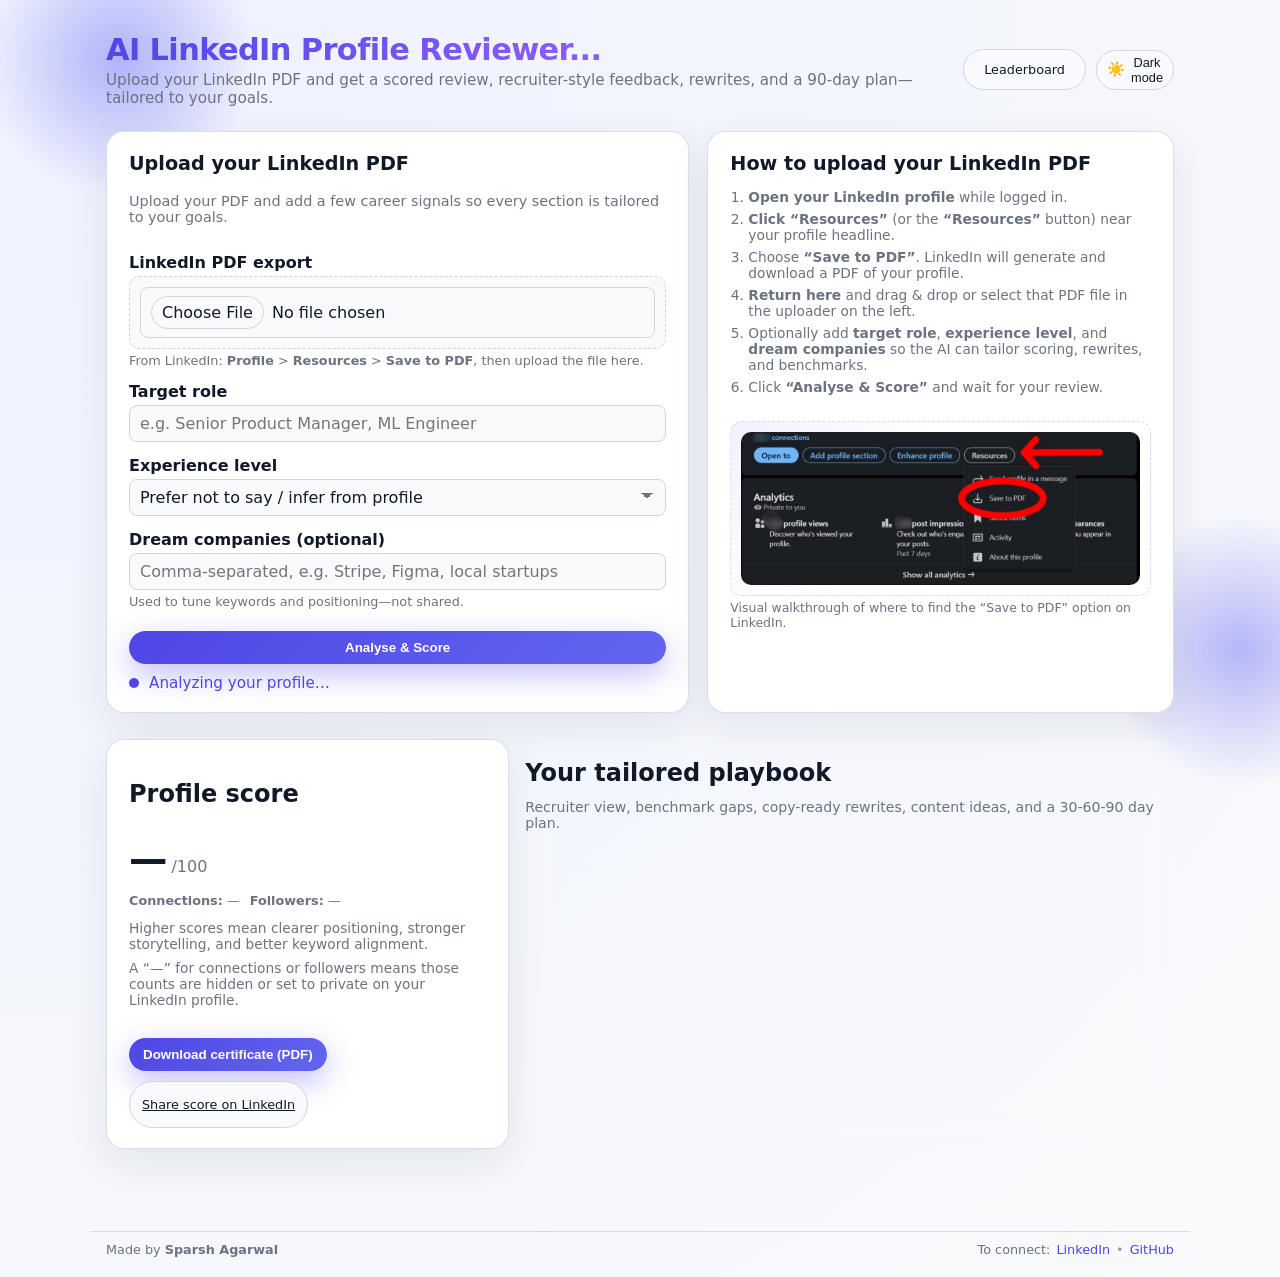
<file: templates/index.html>
<!doctype html>
<html lang="en">
  <head>
    <meta charset="utf-8" />
    <meta name="viewport" content="width=device-width, initial-scale=1" />
    <title>LinkedIn Profile Reviewer</title>
    <link rel="stylesheet" href="/static/styles.css" />
  </head>
  <body>
    <div id="introLoader" class="intro-loader" aria-hidden="true">
      <div class="loader-content">
        <div class="loader-logo">
          <span class="pulse-dot"></span>
          <span class="pulse-ring"></span>
        </div>
        <p>Loading AI LinkedIn Profile …</p>
      </div>
    </div>

    <div class="background-orbs" aria-hidden="true">
      <div class="orb orb-one"></div>
      <div class="orb orb-two"></div>
      <div class="orb orb-three"></div>
    </div>

    <main class="container">
      <header class="header">
        <div class="header-left">
          <h1>AI LinkedIn Profile Reviewer...</h1>
          <p class="subtitle">
            Upload your LinkedIn PDF and get a scored review, recruiter-style feedback, rewrites, and a 90-day plan—tailored to your goals.
          </p>
        </div>
        <div class="header-right" style="display: flex; gap: 10px;">
          <a href="/leaderboard" class="ghost-btn ghost-btn-pill" style="text-decoration: none; padding: 12px 20px;">
            <span class="theme-label">Leaderboard</span>
          </a>
          <button
            type="button"
            id="themeToggle"
            class="ghost-btn ghost-btn-pill"
            aria-label="Toggle dark mode"
          >
            <span class="theme-icon" aria-hidden="true">🌙</span>
            <span class="theme-label">Dark mode</span>
          </button>
        </div>
      </header>

      <section class="layout-grid">
        <section class="card upload-card">
          <h2 class="card-title">Upload your LinkedIn PDF</h2>
          <p class="card-subtitle">
            Upload your PDF and add a few career signals so every section is tailored to your goals.
          </p>

          <form id="uploadForm" class="upload-form">
            <div class="field">
              <label for="pdf">LinkedIn PDF export</label>
              <div class="file-drop">
                <input
                  type="file"
                  id="pdf"
                  name="pdf"
                  accept="application/pdf"
                  required
                />
              </div>
              <p class="field-help">
                From LinkedIn: <strong>Profile</strong> &gt; <strong>Resources</strong> &gt;
                <strong>Save to PDF</strong>, then upload the file here.
              </p>
            </div>

            <div class="field">
              <label for="target_role">Target role</label>
              <input
                type="text"
                id="target_role"
                name="target_role"
                placeholder="e.g. Senior Product Manager, ML Engineer"
                autocomplete="off"
              />
            </div>

            <div class="field">
              <label for="experience_level">Experience level</label>
              <select id="experience_level" name="experience_level">
                <option value="">Prefer not to say / infer from profile</option>
                <option value="Entry / early career">Entry / early career</option>
                <option value="Mid-level">Mid-level</option>
                <option value="Senior">Senior</option>
                <option value="Lead / Staff / Principal">Lead / Staff / Principal</option>
                <option value="Executive / C-level">Executive / C-level</option>
              </select>
            </div>

            <div class="field">
              <label for="dream_companies">Dream companies (optional)</label>
              <input
                type="text"
                id="dream_companies"
                name="dream_companies"
                placeholder="Comma-separated, e.g. Stripe, Figma, local startups"
                autocomplete="off"
              />
              <p class="field-help">Used to tune keywords and positioning—not shared.</p>
            </div>

            <button type="submit" class="primary-btn primary-btn-full">
              Analyse &amp; Score
            </button>

            <div id="loading" class="loading loading-block" hidden aria-live="polite">
              <span class="loading-dot" aria-hidden="true"></span>
              <span id="loadingText" class="loading-text">Analyzing your profile…</span>
            </div>

            <div id="errorBox" class="error-box" hidden></div>
          </form>
        </section>

        <aside class="card steps-card">
          <h2 class="card-title">How to upload your LinkedIn PDF</h2>
          <ol class="steps-list">
            <li><strong>Open your LinkedIn profile</strong> while logged in.</li>
            <li>
              <strong>Click “Resources”</strong> (or the <strong>“Resources”</strong> button)
              near your profile headline.
            </li>
            <li>
              Choose <strong>“Save to PDF”</strong>. LinkedIn will generate and
              download a PDF of your profile.
            </li>
            <li>
              <strong>Return here</strong> and drag &amp; drop or select that PDF file
              in the uploader on the left.
            </li>
            <li>
              Optionally add <strong>target role</strong>, <strong>experience level</strong>, and
              <strong>dream companies</strong> so the AI can tailor scoring, rewrites, and benchmarks.
            </li>
            <li>Click <strong>“Analyse &amp; Score”</strong> and wait for your review.</li>
          </ol>
          <figure class="steps-figure">
            <div class="steps-image-placeholder">
              <img src="/static/steps.jpg" alt="LinkedIn Save to PDF steps screenshot" loading="lazy" />
            </div>
            <figcaption class="steps-caption">
              Visual walkthrough of where to find the “Save to PDF” option on LinkedIn.
            </figcaption>
          </figure>
        </aside>
      </section>

      <section id="result" class="result-grid" hidden>
        <section class="card score-card">
          <h2>Profile score</h2>
          <div id="scoreBox">
            <span id="score" class="score-value">—</span>
            <span class="score-total">/100</span>
          </div>
          <div id="scoreBreakdown" class="score-breakdown" hidden></div>
          <div id="hireProbBanner" class="hire-prob-banner" hidden></div>
          <div id="profileStats" class="profile-stats" hidden>
            <span class="profile-stat">
              <strong>Connections:</strong>
              <span id="connectionsCount">—</span>
            </span>
            <span class="profile-stat">
              <strong>Followers:</strong>
              <span id="followersCount">—</span>
            </span>
          </div>
          <p class="score-note">
            Higher scores mean clearer positioning, stronger storytelling, and better keyword alignment.
          </p>
          <p class="score-note">
            A “—” for connections or followers means those counts are hidden or set to private on your LinkedIn profile.
          </p>
          <div id="scoreActions" class="score-actions" hidden>
            <button
              type="button"
              id="downloadCertificateBtn"
              class="primary-btn"
            >
              Download certificate (PDF)
            </button>
            <a
              id="shareLinkedInLink"
              class="ghost-btn share-btn"
              href="#"
              target="_blank"
              rel="noopener noreferrer"
              style="padding: 15px 12px;"
            >
              Share score on LinkedIn
            </a>
          </div>
        </section>

        <section class="card suggestions-card">
          <h2>Your tailored playbook</h2>
          <p class="card-subtitle suggestions-lead">
            Recruiter view, benchmark gaps, copy-ready rewrites, content ideas, and a 30-60-90 day plan.
          </p>
          <div id="suggestions"></div>
        </section>
      </section>
    </main>

    <footer class="site-footer">
      <div class="footer-inner">
        <span class="footer-text">Made by <strong>Sparsh Agarwal</strong></span>
        <span class="footer-links">
          <span>To connect:</span>
          <a href="https://www.linkedin.com/in/sparshagarwal0411/" target="_blank" rel="noopener noreferrer"
            >LinkedIn</a
          >
          <span class="footer-separator">•</span>
          <a href="https://github.com/sparshagarwal0411/" target="_blank" rel="noopener noreferrer">GitHub</a>
        </span>
      </div>
    </footer>

    <button id="backToTopBtn" class="back-to-top" type="button" aria-label="Back to top">
      ↑ Top
    </button>

    <script src="/static/app.js"></script>
  </body>
</html>
</file>
<file: static/styles.css>
*,
*::before,
*::after {
  box-sizing: border-box;
}

:root {
  --bg: radial-gradient(circle at top left, #eef2ff, #f9fafb);
  --bg-elevated: #ffffff;
  --bg-muted: #f9fafb;
  --border-soft: rgba(148, 163, 184, 0.35);
  --border-strong: #d1d5db;
  --text-main: #111827;
  --text-subtle: #6b7280;
  --accent: #4f46e5;
  --accent-soft: #eef2ff;
  --accent-soft-border: #c7d2fe;
  --accent-pill: #4338ca;
  --error-bg: #fef2f2;
  --error-border: #fecaca;
  --error-text: #b91c1c;
  --shadow-soft: 0 14px 40px rgba(15, 23, 42, 0.08);
  --shadow-strong: 0 16px 40px rgba(79, 70, 229, 0.4);
  --shadow-pill: 0 10px 30px rgba(79, 70, 229, 0.35);
}

.dark-theme {
  --bg: radial-gradient(circle at top left, #020617, #020617 30%, #020617 60%, #020617);
  --bg-elevated: #020617;
  --bg-muted: #020617;
  --border-soft: rgba(51, 65, 85, 0.8);
  --border-strong: #334155;
  --text-main: #e5e7eb;
  --text-subtle: #9ca3af;
  --accent: #6366f1;
  --accent-soft: rgba(79, 70, 229, 0.12);
  --accent-soft-border: rgba(129, 140, 248, 0.9);
  --accent-pill: #c7d2fe;
  --error-bg: rgba(248, 113, 113, 0.12);
  --error-border: #fecaca;
  --error-text: #fecaca;
  --shadow-soft: 0 22px 60px rgba(15, 23, 42, 0.9);
  --shadow-strong: 0 20px 60px rgba(79, 70, 229, 0.7);
  --shadow-pill: 0 10px 30px rgba(79, 70, 229, 0.6);
  color-scheme: dark;
}

body {
  margin: 0;
  font-family: system-ui, -apple-system, BlinkMacSystemFont, "Segoe UI", sans-serif;
  background: var(--bg);
  color: var(--text-main);
  transition: background 0.3s ease, color 0.3s ease;
  min-height: 100vh;
  position: relative;
  overflow-x: hidden;
}

.background-orbs {
  position: fixed;
  inset: 0;
  overflow: hidden;
  pointer-events: none;
  z-index: -1;
}

.orb {
  position: absolute;
  width: 320px;
  height: 320px;
  border-radius: 50%;
  background: radial-gradient(circle, rgba(99, 102, 241, 0.45), transparent 60%);
  filter: blur(0px);
  animation: floatOrb 16s ease-in-out infinite;
}

.orb-one {
  top: -100px;
  left: -40px;
}

.orb-two {
  bottom: 10vh;
  right: -120px;
  animation-delay: 3s;
}

.orb-three {
  top: 30vh;
  right: 25vw;
  animation-delay: 6s;
  width: 200px;
  height: 200px;
  background: radial-gradient(circle, rgba(34, 197, 94, 0.45), transparent 60%);
}

.intro-loader {
  position: fixed;
  inset: 0;
  background: #0b1120;
  color: #e2e8f0;
  display: flex;
  align-items: center;
  justify-content: center;
  z-index: 9999;
  animation: fadeOut 0.8s ease forwards;
  animation-delay: 1.8s;
}

.intro-loader.hidden {
  display: none;
}

.loader-content {
  text-align: center;
  display: flex;
  flex-direction: column;
  align-items: center;
  gap: 16px;
  font-size: 1rem;
  letter-spacing: 0.03em;
}

.loader-logo {
  width: 90px;
  height: 90px;
  border-radius: 50%;
  position: relative;
  background: rgba(99, 102, 241, 0.15);
  display: flex;
  align-items: center;
  justify-content: center;
}

.pulse-dot,
.pulse-ring {
  position: absolute;
  border-radius: 50%;
}

.pulse-dot {
  width: 12px;
  height: 12px;
  background: #a5b4fc;
  animation: pulseDot 2s ease infinite;
}

.pulse-ring {
  width: 40px;
  height: 40px;
  border: 1px solid rgba(129, 140, 248, 0.8);
  animation: pulseRing 2s ease infinite;
  animation-delay: 0.2s;
}

.container {
  max-width: 1100px;
  margin: 32px auto;
  padding: 0 16px 36px;
}

.header {
  display: flex;
  justify-content: space-between;
  align-items: center;
  gap: 16px;
  margin-bottom: 24px;
}

.header-left {
  display: flex;
  flex-direction: column;
  gap: 4px;
}

.header-right {
  display: flex;
  align-items: center;
}

.site-footer {
  margin-top: 24px;
  padding: 14px 16px 20px;
  font-size: 0.8rem;
  color: var(--text-subtle);
}

.back-to-top {
  position: fixed;
  right: 18px;
  bottom: 18px;
  border: none;
  border-radius: 999px;
  padding: 10px 14px;
  font-weight: 600;
  color: #fff;
  background: linear-gradient(135deg, #4f46e5, #7c3aed);
  box-shadow: 0 8px 26px rgba(79, 70, 229, 0.4);
  cursor: pointer;
  opacity: 0;
  visibility: hidden;
  transform: translateY(8px);
  transition: opacity 0.2s ease, visibility 0.2s ease, transform 0.2s ease;
  z-index: 20;
}

.back-to-top.show {
  opacity: 1;
  visibility: visible;
  transform: translateY(0);
}

.footer-inner {
  max-width: 1100px;
  margin: 0 auto;
  padding: 0 16px;
  display: flex;
  flex-wrap: wrap;
  justify-content: space-between;
  gap: 8px;
  border-top: 1px solid var(--border-soft);
  padding-top: 10px;
}

.footer-links {
  display: flex;
  flex-wrap: wrap;
  gap: 6px;
  align-items: center;
}

.footer-links a {
  color: var(--accent);
  text-decoration: none;
}

.footer-links a:hover {
  text-decoration: underline;
}

.footer-separator {
  opacity: 0.7;
}

h1 {
  margin: 0;
  font-size: 1.9rem;
  letter-spacing: -0.02em;
  background: linear-gradient(120deg, #4f46e5, #8b5cf6 55%, #0ea5e9);
  -webkit-background-clip: text;
  background-clip: text;
  color: transparent;
}

.subtitle {
  margin: 0;
  color: var(--text-subtle);
  font-size: 0.95rem;
}

.layout-grid {
  display: grid;
  grid-template-columns: minmax(0, 1.25fr) minmax(0, 1fr);
  gap: 18px;
  align-items: stretch;
}

.card {
  background: var(--bg-elevated);
  border-radius: 18px;
  padding: 20px 22px;
  box-shadow: var(--shadow-soft);
  border: 1px solid var(--border-soft);
  backdrop-filter: blur(12px);
  transition: transform 0.18s ease, box-shadow 0.2s ease, border-color 0.2s ease;
}

.card:hover {
  transform: translateY(-2px);
  border-color: rgba(99, 102, 241, 0.35);
  box-shadow: 0 16px 38px rgba(30, 41, 59, 0.16);
}

.upload-card {
  display: flex;
  flex-direction: column;
  gap: 14px;
}

.card-title {
  margin: 0 0 4px;
  font-size: 1.2rem;
}

.card-subtitle {
  margin: 0 0 10px;
  font-size: 0.9rem;
  color: var(--text-subtle);
}

.upload-form {
  margin-top: 4px;
}

.field {
  margin-bottom: 14px;
}

label {
  display: block;
  font-weight: 600;
  margin-bottom: 4px;
}

.file-drop {
  padding: 10px;
  border-radius: 10px;
  border: 1px dashed var(--border-strong);
  background: var(--bg-muted);
  transition: border-color 0.15s ease, background-color 0.15s ease, transform 0.1s ease;
}

.file-drop.drag-over {
  border-color: var(--accent);
  background: var(--accent-soft);
  transform: scale(1.01);
}

input[type="file"],
input[type="text"],
select,
textarea {
  width: 100%;
  font: inherit;
  padding: 8px 10px;
  border-radius: 8px;
  border: 1px solid var(--border-strong);
  background: var(--bg-muted);
  color: var(--text-main);
}

select {
  appearance: none;
  -webkit-appearance: none;
  -moz-appearance: none;
  cursor: pointer;
  padding-right: 36px;
  background-image:
    linear-gradient(45deg, transparent 50%, var(--text-subtle) 50%),
    linear-gradient(135deg, var(--text-subtle) 50%, transparent 50%);
  background-position:
    calc(100% - 18px) calc(50% - 2px),
    calc(100% - 12px) calc(50% - 2px);
  background-size: 6px 6px, 6px 6px;
  background-repeat: no-repeat;
}

select option {
  color: #111827;
  background: #ffffff;
}

.dark-theme select option {
  color: #e5e7eb;
  background: #0f172a;
}

textarea {
  resize: vertical;
  min-height: 120px;
  line-height: 1.4;
}

input[type="file"]::file-selector-button {
  font: inherit;
  padding: 6px 10px;
  margin-right: 8px;
  border-radius: 999px;
  border: 1px solid var(--border-strong);
  background: transparent;
  color: var(--text-main);
  cursor: pointer;
}

input[type="file"]:focus,
input[type="text"]:focus,
select:focus,
textarea:focus {
  outline: 2px solid var(--accent);
  outline-offset: 1px;
  border-color: var(--accent);
  background: #0206170d;
}

.field-help {
  margin: 4px 0 0;
  font-size: 0.8rem;
  color: var(--text-subtle);
}

.primary-btn {
  margin-top: 8px;
  padding: 9px 16px;
  border-radius: 999px;
  border: none;
  background: linear-gradient(135deg, #4f46e5, #6366f1, #8b5cf6);
  background-size: 200% 200%;
  color: #ffffff;
  font-weight: 600;
  cursor: pointer;
  box-shadow: var(--shadow-pill);
  transition: transform 0.08s ease-out, box-shadow 0.08s ease-out, filter 0.1s ease-out;
  animation: sheen 5s linear infinite;
}

.primary-btn-full {
  width: 100%;
  justify-content: center;
}

.primary-btn:hover {
  transform: translateY(-1px);
  box-shadow: var(--shadow-strong);
  filter: brightness(1.03);
}

.primary-btn:active {
  transform: translateY(0);
  box-shadow: 0 8px 20px rgba(79, 70, 229, 0.35);
}

.primary-btn:disabled {
  cursor: not-allowed;
  opacity: 0.72;
  filter: grayscale(0.1);
  box-shadow: none;
}

.loading {
  margin-top: 10px;
  font-size: 0.95rem;
  color: var(--accent);
}

.loading-block {
  display: flex;
  align-items: center;
  gap: 10px;
}

.loading-dot {
  width: 10px;
  height: 10px;
  border-radius: 50%;
  background: var(--accent);
  animation: pulseDot 1.4s ease infinite;
}

.loading-text {
  flex: 1;
}

.result-grid {
  margin-top: 26px;
  display: grid;
  grid-template-columns: minmax(0, 1.15fr) minmax(0, 1.85fr);
  gap: 16px;
  scroll-margin-top: 14px;
}

.score-card {
  display: flex;
  flex-direction: column;
  gap: 8px;
}

@media (min-width: 1024px) {
  .score-card {
    position: sticky;
    top: 14px;
    align-self: start;
  }
}

.card-header-row {
  display: flex;
  align-items: center;
  justify-content: space-between;
  gap: 12px;
}

.badge {
  padding: 3px 10px;
  border-radius: 999px;
  background: rgba(34, 197, 94, 0.15);
  color: #16a34a;
  font-size: 0.75rem;
  text-transform: uppercase;
  letter-spacing: 0.05em;
}

.score-card.score-animate #scoreBox {
  animation: scorePop 0.6s ease-out;
}

@keyframes scorePop {
  0% {
    transform: scale(0.9);
    box-shadow: 0 0 0 rgba(34, 197, 94, 0.0);
  }
  50% {
    transform: scale(1.04);
    box-shadow: 0 0 22px rgba(34, 197, 94, 0.4);
  }
  100% {
    transform: scale(1);
    box-shadow: 0 0 0 rgba(34, 197, 94, 0.0);
  }
}

#scoreBox {
  display: flex;
  align-items: baseline;
  gap: 4px;
}

.score-value {
  font-size: 2.4rem;
  font-weight: 700;
}

/* Color bands for score */
.score-value.score-excellent {
  color: #16a34a; /* green */
}

.score-value.score-good {
  color: #22c55e; /* lighter green */
}

.score-value.score-average {
  color: #eab308; /* yellow / ochre */
}

.score-value.score-weak {
  color: #f97316; /* orange */
}

.score-value.score-poor {
  color: #dc2626; /* red */
}

.score-total {
  color: var(--text-subtle);
}

.score-breakdown {
  margin-top: 12px;
  padding-top: 12px;
  border-top: 1px solid var(--border-soft);
}

.breakdown-title {
  margin: 0 0 10px;
  font-size: 0.95rem;
  font-weight: 600;
  color: var(--text-main);
}

.breakdown-row {
  margin-bottom: 10px;
}

.breakdown-label {
  display: flex;
  justify-content: space-between;
  align-items: baseline;
  font-size: 0.8rem;
  color: var(--text-subtle);
  margin-bottom: 4px;
}

.breakdown-num {
  font-weight: 600;
  color: var(--text-main);
}

.breakdown-bar {
  height: 8px;
  border-radius: 999px;
  background: var(--border-soft);
  overflow: hidden;
}

.breakdown-fill {
  height: 100%;
  border-radius: 999px;
  background: linear-gradient(90deg, #6366f1, #a855f7);
  transition: width 0.5s ease;
}

.breakdown-rationale {
  margin: 10px 0 0;
  font-size: 0.82rem;
  color: var(--text-subtle);
  line-height: 1.4;
}

.hire-prob-banner {
  margin-top: 12px;
  padding: 12px 14px;
  border-radius: 12px;
  border: 1px solid var(--accent-soft-border);
  background: var(--accent-soft);
}

.hire-prob-inner {
  display: flex;
  justify-content: space-between;
  align-items: center;
  gap: 10px;
}

.hire-prob-label {
  font-size: 0.85rem;
  font-weight: 600;
  color: var(--text-main);
}

.hire-prob-value {
  font-size: 1.25rem;
  font-weight: 700;
  color: var(--accent);
}

.hire-prob-reason {
  margin: 8px 0 0;
  font-size: 0.82rem;
  color: var(--text-subtle);
  line-height: 1.4;
}

.suggestions-lead {
  margin: -8px 0 16px;
  font-size: 0.88rem;
  color: var(--text-subtle);
}

.muted {
  color: var(--text-subtle);
  font-size: 0.88rem;
  margin: 0;
}

.subhead {
  margin: 14px 0 8px;
  font-size: 0.95rem;
  font-weight: 600;
  color: var(--text-main);
}

.reason-list {
  margin: 0;
  padding-left: 18px;
  color: var(--text-subtle);
  font-size: 0.88rem;
  line-height: 1.45;
}

.reason-list li {
  margin-bottom: 8px;
}

.reason-inline {
  display: block;
  margin-top: 2px;
  color: var(--text-subtle);
  font-weight: 400;
}

.reason-list-warn strong {
  color: #b45309;
}

.dark-theme .reason-list-warn strong {
  color: #fbbf24;
}

.insight-grid {
  display: grid;
  grid-template-columns: repeat(auto-fit, minmax(240px, 1fr));
  gap: 12px;
  margin-top: 8px;
}

.insight-card {
  border: 1px solid var(--border-soft);
  border-radius: 12px;
  padding: 12px 14px;
  background: rgba(255, 255, 255, 0.45);
}

.dark-theme .insight-card {
  background: rgba(30, 41, 59, 0.6);
}

.insight-card-warn {
  border-color: rgba(245, 158, 11, 0.45);
}

.insight-title {
  margin: 0 0 8px;
  font-size: 0.85rem;
  text-transform: uppercase;
  letter-spacing: 0.04em;
  color: var(--text-subtle);
}

.benchmark-intro {
  margin-bottom: 12px !important;
}

.rewrite-block {
  white-space: pre-wrap;
  font-family: inherit;
  margin: 0;
}

.rewrite-multiline {
  white-space: pre-wrap;
}

.exp-header {
  margin-bottom: 8px;
  padding-bottom: 8px;
  border-bottom: 1px solid var(--border-soft);
}

.weekly-list {
  list-style: none;
  margin: 0;
  padding: 0;
}

.weekly-list li {
  display: grid;
  grid-template-columns: 100px 1fr;
  gap: 8px 12px;
  padding: 8px 0;
  border-bottom: 1px solid var(--border-soft);
  font-size: 0.88rem;
  align-items: start;
}

.weekly-list li .reason-inline {
  grid-column: 1 / -1;
}

@media (min-width: 600px) {
  .weekly-list li {
    grid-template-columns: 110px 1fr;
  }

  .weekly-list li .reason-inline {
    grid-column: 2;
  }
}

.weekly-day {
  font-weight: 600;
  color: var(--accent);
}

.weekly-task {
  color: var(--text-main);
}

.roadmap-grid {
  display: grid;
  grid-template-columns: repeat(auto-fit, minmax(220px, 1fr));
  gap: 14px;
  margin-top: 10px;
}

.roadmap-col {
  border: 1px solid var(--border-soft);
  border-radius: 12px;
  padding: 12px 14px;
  background: var(--bg-muted);
}

.recruiter-block .insight-card ul {
  margin: 0;
  padding-left: 16px;
}

.score-note {
  margin: 0;
  font-size: 0.86rem;
  color: var(--text-subtle);
}

.profile-stats {
  margin: 4px 0 4px;
  font-size: 0.8rem;
  color: var(--text-subtle);
  display: flex;
  flex-wrap: wrap;
  gap: 10px;
}

.profile-stat strong {
  font-weight: 600;
}

.score-actions {
  margin-top: 14px;
  display: flex;
  flex-wrap: wrap;
  gap: 10px;
}

.score-actions .primary-btn {
  width: auto;
  padding-inline: 14px;
}

.share-btn {
  font-size: 0.8rem;
}

.suggestions-card {
  padding: 0;
  background: transparent;
  border: none;
  box-shadow: none;
}

.suggestions-card > h2 {
  margin-bottom: 20px;
  font-size: 1.5rem;
  color: var(--text-main);
}

.suggestion-block {
  background: var(--bg-elevated);
  border: 1px solid var(--border-soft);
  border-radius: 16px;
  padding: 20px 24px;
  margin-bottom: 20px;
  box-shadow: var(--shadow-soft);
  transition: transform 0.2s, box-shadow 0.2s;
}

.suggestion-block:hover {
  transform: translateY(-3px);
  box-shadow: 0 12px 24px rgba(79, 70, 229, 0.15);
  border-color: rgba(79, 70, 229, 0.4);
}

.suggestion-block h3 {
  margin-top: 0;
  color: var(--text-main);
  display: flex;
  align-items: center;
  gap: 8px;
  font-size: 1.2rem;
}

.suggestion-block h3::before {
  content: '✨';
  font-size: 1.2rem;
}

.card-header-row {
  margin-bottom: 12px;
  padding-bottom: 12px;
  border-bottom: 1px solid var(--border-soft);
}

.suggestion-main {
  font-size: 1.05rem;
  line-height: 1.5;
  color: var(--text-main);
  background: var(--bg-muted);
  padding: 16px;
  border-left: 4px solid var(--accent);
  border-radius: 0 8px 8px 0;
  margin: 10px 0 14px;
}

.suggestion-note {
  margin: 0;
  font-size: 0.9rem;
  color: var(--text-subtle);
  background: rgba(99, 102, 241, 0.05);
  padding: 12px;
  border-radius: 8px;
}

.posts-card {
  display: flex;
  flex-direction: column;
  gap: 12px;
}

.posts-card ul {
  margin: 4px 0 0 18px;
  padding: 0;
  color: var(--text-subtle);
}

.posts-card li {
  margin-bottom: 4px;
}

.ghost-btn {
  padding: 4px 10px;
  border-radius: 999px;
  border: 1px solid var(--border-strong);
  background: var(--bg-muted);
  font-size: 0.8rem;
  cursor: pointer;
  color: var(--text-main);
  transition: border-color 0.15s ease, background-color 0.15s ease, transform 0.08s ease;
}

.ghost-btn:hover {
  border-color: var(--accent);
  background: var(--accent-soft);
}

.ghost-btn:active {
  transform: translateY(1px);
}

.ghost-btn-pill {
  display: inline-flex;
  align-items: center;
  gap: 6px;
  padding-inline: 10px;
}

.theme-icon {
  font-size: 0.9rem;
}

.experience-item h4 {
  margin: 0 0 2px;
  font-size: 0.95rem;
}

.experience-item p {
  margin: 0;
  font-size: 0.85rem;
}

.pill {
  display: inline-flex;
  align-items: center;
  padding: 3px 9px;
  margin: 2px 4px 2px 0;
  border-radius: 999px;
  background: var(--accent-soft);
  color: var(--accent-pill);
  font-size: 0.78rem;
  border: 1px solid var(--accent-soft-border);
}

.error-box {
  margin-top: 12px;
  padding: 10px 12px;
  border-radius: 10px;
  background: var(--error-bg);
  color: var(--error-text);
  border: 1px solid var(--error-border);
  font-size: 0.86rem;
}

.steps-card {
  display: flex;
  flex-direction: column;
  gap: 10px;
}

.steps-list {
  margin: 0;
  padding-left: 18px;
  font-size: 0.86rem;
  color: var(--text-subtle);
}

.steps-list li {
  margin-bottom: 6px;
}

.steps-figure {
  margin: 10px 0 0;
}

.steps-image-placeholder {
  border-radius: 12px;
  border: 1px dashed var(--border-soft);
  background: radial-gradient(circle at top left, rgba(129, 140, 248, 0.12), transparent 45%);
  min-height: 120px;
  display: flex;
  align-items: center;
  justify-content: center;
  font-size: 0.8rem;
  color: var(--text-subtle);
  text-align: center;
  padding: 10px;
}

.steps-image-placeholder img {
  max-width: 100%;
  height: auto;
  display: block;
  border-radius: 10px;
}

.steps-caption {
  margin-top: 4px;
  font-size: 0.78rem;
  color: var(--text-subtle);
}

@keyframes floatOrb {
  0% {
    transform: translate3d(0, 0, 0) scale(1);
  }
  50% {
    transform: translate3d(30px, -20px, 0) scale(1.05);
  }
  100% {
    transform: translate3d(0, 0, 0) scale(1);
  }
}

@keyframes pulseDot {
  0%,
  100% {
    transform: scale(1);
    opacity: 1;
  }
  50% {
    transform: scale(1.4);
    opacity: 0.4;
  }
}

@keyframes pulseRing {
  0% {
    transform: scale(0.6);
    opacity: 1;
  }
  100% {
    transform: scale(1.6);
    opacity: 0;
  }
}

@keyframes sheen {
  0% {
    background-position: 0% 50%;
  }
  100% {
    background-position: 200% 50%;
  }
}

@keyframes fadeOut {
  to {
    opacity: 0;
    visibility: hidden;
  }
}

@media (max-width: 900px) {
  .layout-grid {
    grid-template-columns: minmax(0, 1fr);
  }
}

@media (max-width: 780px) {
  .result-grid {
    grid-template-columns: minmax(0, 1fr);
  }

  .card {
    padding: 16px 14px;
  }

  .container {
    margin: 20px auto 28px;
  }

  .header {
    align-items: flex-start;
  }

  .intro-loader {
    padding: 0 20px;
  }
}

@media (prefers-reduced-motion: reduce) {
  *,
  *::before,
  *::after {
    animation-duration: 0.01ms !important;
    animation-iteration-count: 1 !important;
    transition-duration: 0.01ms !important;
    scroll-behavior: auto !important;
  }
}
</file>
